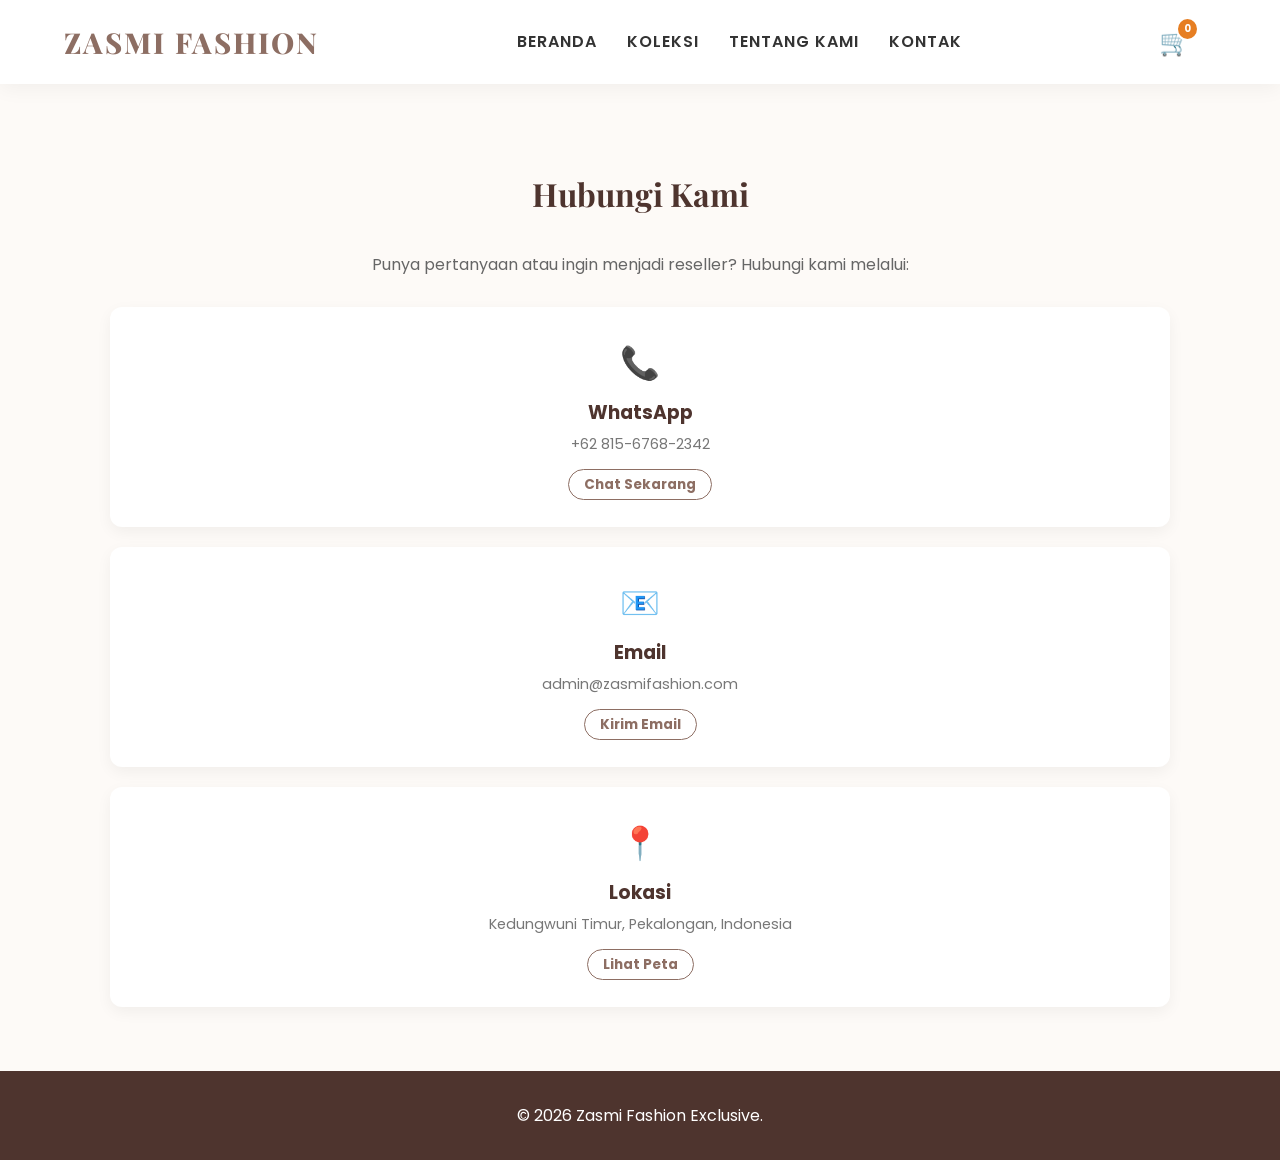
<file: kontak.html>
<!DOCTYPE html>
<html lang="id">
<head>
    <meta charset="UTF-8" />
    <meta name="viewport" content="width=device-width, initial-scale=1.0" />
    <title>ZASMI Fashion | Kontak</title>
    <link rel="stylesheet" href="style.css" />
    <link href="https://fonts.googleapis.com/css2?family=Playfair+Display:wght@700&family=Poppins:wght@300;400;600&display=swap" rel="stylesheet" />
</head>
<body>

    <nav class="navbar">
        <div class="logo">ZASMI FASHION</div>
        <ul class="nav-links">
            <li><a href="index.html">Beranda</a></li>
            <li><a href="produk.html">Koleksi</a></li>
            <li><a href="tentangkami.html">Tentang Kami</a></li>
            <li><a href="kontak.html">Kontak</a></li>
        </ul>
        <div class="nav-icons">
            <div class="cart-icon" id="open-cart"><span>🛒</span><span id="cart-count">0</span></div>
            <div class="hamburger" onclick="toggleMenu()">
                <div class="bar"></div><div class="bar"></div><div class="bar"></div>
            </div>
        </div>
    </nav>

    <section class="contact-section">
        <div class="container">
            <h2 class="section-title" style="margin-top: 20px;">Hubungi Kami</h2>
            <p class="contact-desc">Punya pertanyaan atau ingin menjadi reseller? Hubungi kami melalui:</p>
            
            <div class="contact-grid">
                <div class="contact-card">
                    <div class="icon">📞</div>
                    <h3>WhatsApp</h3>
                    <p>+62 815-6768-2342</p>
                    <a href="https://wa.me/6281567682342" class="contact-link">Chat Sekarang</a>
                </div>
                <div class="contact-card">
                    <div class="icon">📧</div>
                    <h3>Email</h3>
                    <p>admin@zasmifashion.com</p>
                    <a href="mailto:admin@zasmifashion.com" class="contact-link">Kirim Email</a>
                </div>
                <div class="contact-card">
                    <div class="icon">📍</div>
                    <h3>Lokasi</h3>
                    <p>Kedungwuni Timur, Pekalongan, Indonesia</p>
                    <a href="https://maps.app.goo.gl/8SUnajbNiuBEvvda8" class="contact-link">Lihat Peta</a>
                </div>
            </div>
        </div>
    </section>

    <div id="cart-modal" class="modal">
        <div class="modal-content">
            <span class="close-btn">&times;</span>
            <h3>Keranjang Belanja</h3>
            <hr><div id="cart-items-list"></div>
            <div class="cart-summary"><strong>Total: <span id="total-price">Rp 0</span></strong></div>
            <button id="checkout-whatsapp" class="checkout-btn">Checkout via WhatsApp</button>
        </div>
    </div>

    <footer><p>&copy; 2026 Zasmi Fashion Exclusive.</p></footer>
    <script src="script.js"></script>
</body>
</html>
</file>
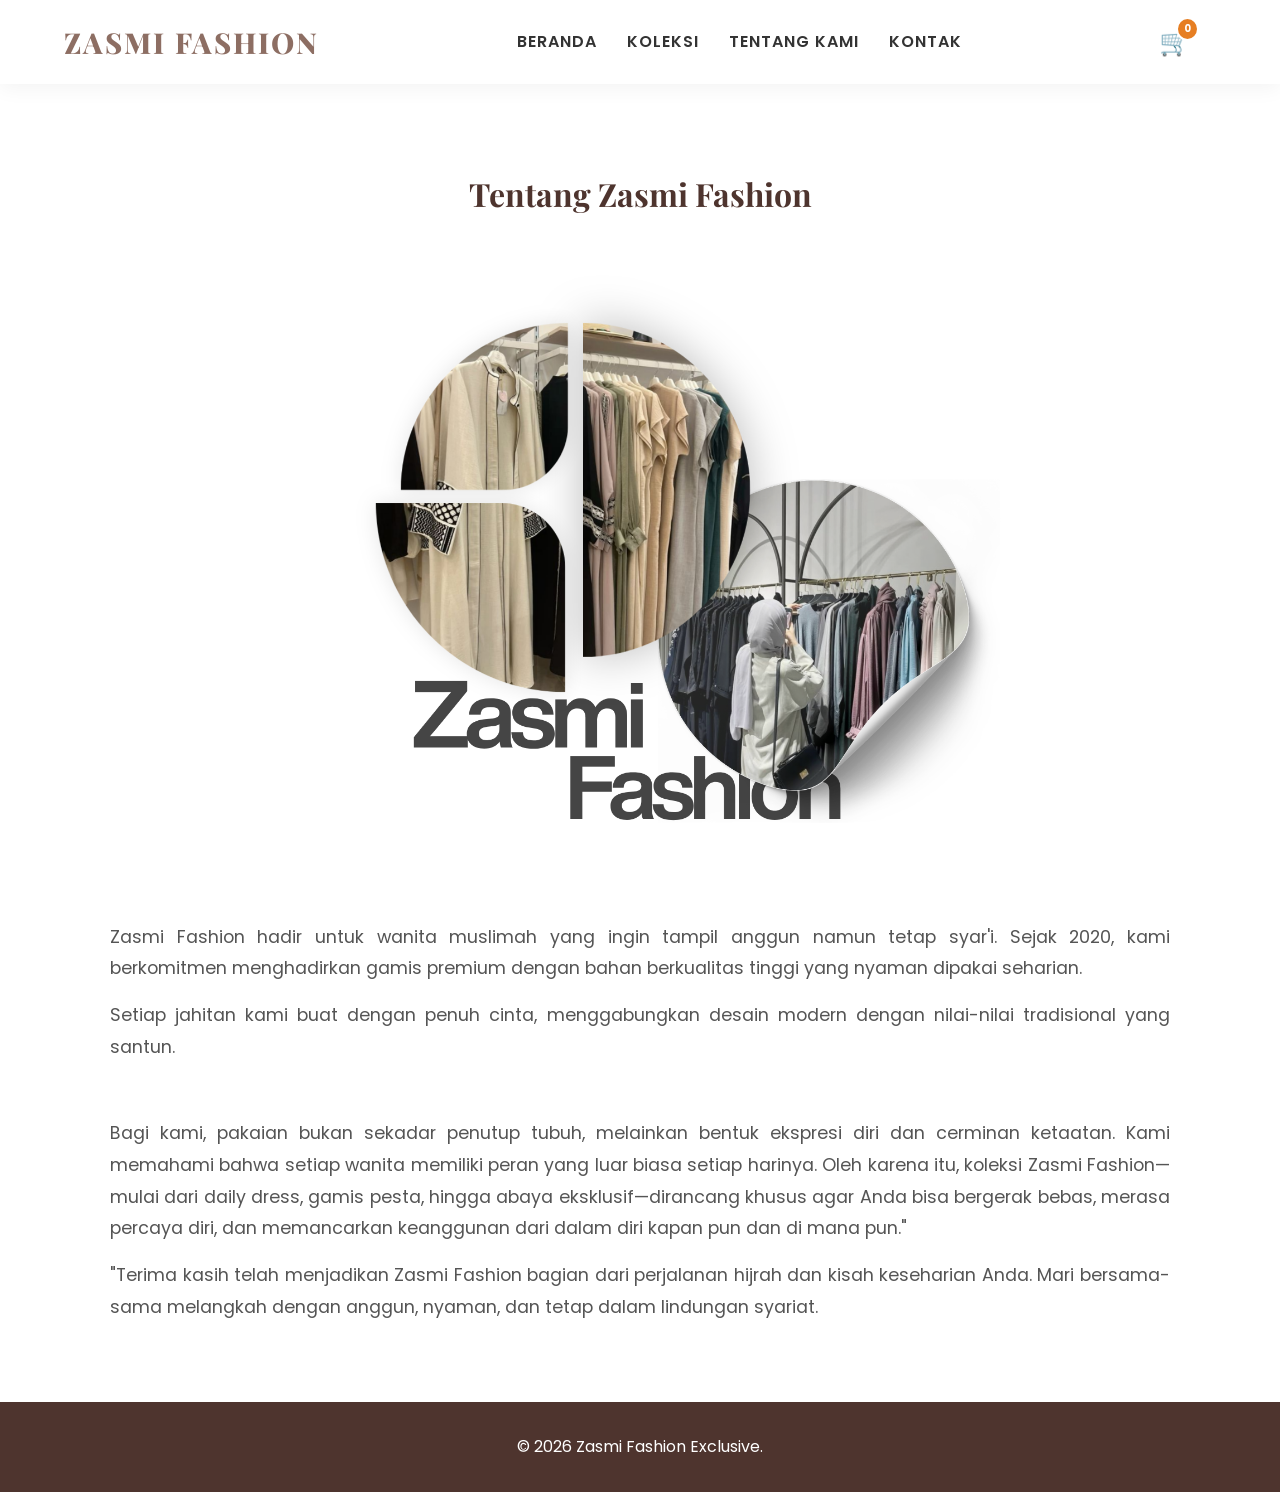
<file: tentangkami.html>
<!DOCTYPE html>
<html lang="id">
<head>
    <meta charset="UTF-8" />
    <meta name="viewport" content="width=device-width, initial-scale=1.0" />
    <title>ZASMI Fashion | Tentang Kami</title>
    <link rel="stylesheet" href="style.css" />
    <link href="https://fonts.googleapis.com/css2?family=Playfair+Display:wght@700&family=Poppins:wght@300;400;600&display=swap" rel="stylesheet" />
</head>
<body>

    <nav class="navbar">
        <div class="logo">ZASMI FASHION</div>
        <ul class="nav-links">
            <li><a href="index.html">Beranda</a></li>
            <li><a href="produk.html">Koleksi</a></li> 
            <li><a href="tentangkami.html">Tentang Kami</a></li>
            <li><a href="kontak.html">Kontak</a></li>
        </ul>
        <div class="nav-icons">
            <div class="cart-icon" id="open-cart"><span>🛒</span><span id="cart-count">0</span></div>
            <div class="hamburger" onclick="toggleMenu()">
                <div class="bar"></div><div class="bar"></div><div class="bar"></div>
            </div>
        </div>
    </nav>

    <section class="about-section">
        <div class="container">
            <h2 class="section-title" style="margin-top: 20px;">Tentang Zasmi Fashion</h2>
            <div class="about-content">
                <div class="about-image">
                    <img src="img/tm11.jpg" alt="Tentang Kami">
                </div>
                <div class="about-text">
                    <p>Zasmi Fashion hadir untuk wanita muslimah yang ingin tampil anggun namun tetap syar'i.
                     Sejak 2020, kami berkomitmen menghadirkan gamis premium dengan bahan berkualitas tinggi yang nyaman dipakai seharian.</p>
                    <p>Setiap jahitan kami buat dengan penuh cinta, menggabungkan desain modern dengan nilai-nilai tradisional yang santun.</p>
                </div>
                <div class="about-text">
                    <p>Bagi kami, pakaian bukan sekadar penutup tubuh, melainkan bentuk ekspresi diri dan cerminan ketaatan.
                     Kami memahami bahwa setiap wanita memiliki peran yang luar biasa setiap harinya.
                     Oleh karena itu, koleksi Zasmi Fashion—mulai dari daily dress, gamis pesta, 
                     hingga abaya eksklusif—dirancang khusus agar Anda bisa bergerak bebas, merasa percaya diri,
                     dan memancarkan keanggunan dari dalam diri kapan pun dan di mana pun."</p>
                    <p>"Terima kasih telah menjadikan Zasmi Fashion bagian dari perjalanan hijrah dan kisah keseharian Anda.
                     Mari bersama-sama melangkah dengan anggun, nyaman, dan tetap dalam lindungan syariat.</p>
                </div>
            </div>
        </div>
    </section>

    <div id="cart-modal" class="modal">
        <div class="modal-content">
            <span class="close-btn">&times;</span>
            <h3>Keranjang Belanja</h3>
            <hr><div id="cart-items-list"></div>
            <div class="cart-summary"><strong>Total: <span id="total-price">Rp 0</span></strong></div>
            <button id="checkout-whatsapp" class="checkout-btn">Checkout via WhatsApp</button>
        </div>
    </div>

    <footer><p>&copy; 2026 Zasmi Fashion Exclusive.</p></footer>
    <script src="script.js"></script>
</body>
</html>
</file>
<file: style.css>
/* =========================================
   1. RESET & GLOBAL STYLES
   ========================================= */
* {
    margin: 0;
    padding: 0;
    box-sizing: border-box;
}

body {
    font-family: "Poppins", sans-serif;
    background-color: #fdfaf7;
    color: #333;
    line-height: 1.6;
}

/* =========================================
   2. NAVBAR & NAVIGATION
   ========================================= */
.navbar {
    display: flex;
    justify-content: space-between;
    align-items: center;
    padding: 1.2rem 5%;
    background: #ffffff;
    position: sticky;
    top: 0;
    z-index: 1000;
    box-shadow: 0 4px 20px rgba(0, 0, 0, 0.05);
}

.logo {
    font-family: "Playfair Display", serif;
    font-size: 1.8rem;
    color: #8d6e63;
    letter-spacing: 2px;
    font-weight: 800;
    text-transform: uppercase;
}

.nav-links {
    display: flex;
    list-style: none;
    gap: 30px;
}

.nav-links li a {
    text-decoration: none;
    color: #333;
    font-size: 1rem;
    font-weight: 600;
    text-transform: uppercase;
    letter-spacing: 1px;
    position: relative;
    padding-bottom: 5px;
    transition: color 0.3s;
}

.nav-links li a:hover { color: #8d6e63; }

.nav-links li a::after {
    content: '';
    position: absolute;
    width: 0;
    height: 2px;
    bottom: 0;
    left: 0;
    background-color: #8d6e63;
    transition: width 0.3s ease-out;
}

.nav-links li a:hover::after { width: 100%; }

.nav-icons {
    display: flex;
    align-items: center;
    gap: 25px;
}

.cart-icon {
    position: relative;
    cursor: pointer;
    font-size: 1.6rem;
    transition: transform 0.3s;
}

#cart-count {
    position: absolute;
    top: -5px;
    right: -8px;
    background: #e67e22;
    color: white;
    border-radius: 50%;
    padding: 2px 6px;
    font-size: 10px;
    font-weight: bold;
    border: 2px solid white;
}

/* =========================================
   3. HERO SECTION
   ========================================= */
.hero {
    position: relative;
    width: 100%;
    height: 100vh;
    display: flex;
    align-items: center;
    justify-content: center;
    overflow: hidden;
}

.video-bg {
    position: absolute;
    top: 50%;
    left: 50%;
    min-width: 100%;
    min-height: 100%;
    width: auto;
    height: auto;
    z-index: -1;
    transform: translate(-50%, -50%);
    object-fit: cover;
}

.hero::after {
    content: '';
    position: absolute;
    top: 0;
    left: 0;
    width: 100%;
    height: 100%;
    background: rgba(0, 0, 0, 0.4);
    z-index: 0;
}

.hero-content {
    position: relative;
    z-index: 1;
    color: white;
    text-align: center;
    padding: 0 20px;
}

.hero h1 {
    font-family: "Playfair Display", serif;
    font-size: 2.5rem;
    margin-bottom: 10px;
}

.btn-primary {
    display: inline-block;
    padding: 0.8rem 2rem;
    background: #8d6e63;
    color: white;
    text-decoration: none;
    border-radius: 285px;
    margin-top: 1rem;
    transition: 0.3s;
}

/* =========================================
   4. PRODUCT GRID (VERSI BERSIH & RAPI)
   ========================================= */
.products { 
    padding: 3rem 5%; 
    max-width: 1200px; /* Menjaga agar tidak terlalu lebar di PC */
    margin: 0 auto;
}

.section-title {
    text-align: center;
    margin-bottom: 2rem;
    font-family: "Playfair Display", serif;
    font-size: 2rem;
    color: #4e342e;
}

.product-grid {
    display: grid;
    /* Otomatis membuat kolom sejajar, minimal lebar 220px */
    grid-template-columns: repeat(auto-fill, minmax(220px, 1fr)); 
    gap: 25px;
    align-items: stretch; /* Memaksa semua kartu sama tinggi */
}

.product-card {
    background: white;
    border-radius: 12px;
    overflow: hidden;
    box-shadow: 0 4px 10px rgba(0, 0, 0, 0.05);
    transition: 0.3s;
    text-align: center;
    display: flex;
    flex-direction: column;
    height: 100%;
}

.product-card:hover { 
    transform: translateY(-5px); 
}

/* --- KUNCI AGAR GAMBAR MERATA & TIDAK RAKSASA --- */
.product-image {
    width: 100%;
    height: 300px; /* Semua kotak gambar dikunci di tinggi 300px */
    overflow: hidden;
    position: relative;
    background-color: #f9f9f9;
}

.product-image img {
    width: 100%;
    height: 100%;
    object-fit: cover; /* Memotong gambar secara proporsional agar tidak gepeng */
    display: block;
}

.product-info { 
    padding: 1.2rem; 
    flex-grow: 1; /* Mendorong tombol otomatis ke paling bawah */
    display: flex;
    flex-direction: column;
    justify-content: space-between;
}

.product-info h3 {
    min-height: 3rem; /* Mengunci ruang judul agar seragam */
    display: flex;
    align-items: center;
    justify-content: center;
    font-size: 1.1rem;
    margin-bottom: 5px;
    color: #333;
}

.price {
    color: #8d6e63;
    font-weight: bold;
    margin-bottom: 15px;
    font-size: 1.1rem;
}

/* Tombol Lihat Detail */
.view-detail-btn {
    width: 100%;
    padding: 10px;
    border: none;
    background: #f3ece7;
    color: #8d6e63;
    font-weight: 600;
    border-radius: 8px;
    cursor: pointer;
    transition: 0.3s;
}

.view-detail-btn:hover {
    background: #8d6e63;
    color: white;
}


.image-slider {
    display: flex;
    height: 100%;
    width: 100%;
    transition: transform 0.6s ease-in-out;
}

.image-slider img {
    width: 100%;          /* tetap 100% */
    height: 100%;
    object-fit: cover;
    flex: 0 0 100%;       /* 🔥 INI KUNCI UTAMA */
}

/* =========================================
   5. MODAL DETAIL PRODUK (ALA SHOPEE)
   ========================================= */
.modal {
    display: none;
    position: fixed;
    z-index: 2000;
    left: 0;
    top: 0;
    width: 100%;
    height: 100%;
    background: rgba(0, 0, 0, 0.7);
    overflow-y: auto;
}

.modal-content {
    background: white;
    margin: 5% auto;
    padding: 25px;
    width: 90%;
    max-width: 850px;
    border-radius: 15px;
    position: relative;
}

/* Grid dalam modal detail */
.detail-grid {
    display: grid;
    grid-template-columns: 1fr 1.2fr;
    gap: 30px;
    margin-top: 15px;
}

/* Slider Section */
.slider-container {
    position: relative;
    width: 100%;
    background: #f9f9f9;
    border-radius: 10px;
    overflow: hidden;
}

#main-detail-img {
    width: 100%;
    aspect-ratio: 3/4;
    object-fit: cover;
    display: block;
}

.slider-nav {
    position: absolute;
    top: 50%;
    width: 100%;
    display: flex;
    justify-content: space-between;
    transform: translateY(-50%);
    padding: 0 10px;
}

.slider-nav button {
    background: rgba(255, 255, 255, 0.8);
    color: #333;
    border: none;
    width: 35px;
    height: 35px;
    border-radius: 50%;
    font-size: 1.2rem;
    cursor: pointer;
    box-shadow: 0 2px 5px rgba(0,0,0,0.2);
    transition: 0.3s;
}

.slider-nav button:hover { background: white; }

/* Variation Options Style */
.detail-info-section h2 {
    font-family: "Playfair Display", serif;
    color: #4e342e;
    margin-bottom: 10px;
}

.detail-price {
    font-size: 1.5rem;
    color: #8d6e63;
    font-weight: bold;
    margin-bottom: 15px;
}

.variation-group { margin-bottom: 20px; }
.variation-group p { font-weight: 600; margin-bottom: 8px; font-size: 0.9rem; }

.options {
    display: flex;
    gap: 10px;
    flex-wrap: wrap;
}

.option-btn {
    border: 1px solid #ddd;
    padding: 8px 16px;
    background: white;
    cursor: pointer;
    border-radius: 4px;
    font-size: 0.85rem;
    transition: 0.2s;
}

.option-btn:hover { border-color: #8d6e63; }

.option-btn.selected {
    border-color: #8d6e63;
    color: #8d6e63;
    background: #fdf5f2;
    font-weight: bold;
}

/* =========================================
   TAMBAHAN: TOMBOL KUANTITAS (+ / -)
   ========================================= */
.quantity-group {
    margin-bottom: 20px;
    display: flex;
    align-items: center;
    gap: 20px;
}

.quantity-group p {
    font-weight: 600;
    margin: 0;
    color: #555;
}

.quantity-selector {
    display: flex;
    align-items: center;
    border: 1px solid #ddd;
    border-radius: 4px;
    overflow: hidden;
}

.qty-btn {
    background: #f9f9f9;
    border: none;
    width: 35px;
    height: 35px;
    font-size: 1.2rem;
    cursor: pointer;
    color: #555;
    transition: 0.2s;
}

.qty-btn:hover {
    background: #e0e0e0;
}

#qty-input {
    width: 45px;
    height: 35px;
    border: none;
    border-left: 1px solid #ddd;
    border-right: 1px solid #ddd;
    text-align: center;
    font-size: 1rem;
    font-weight: bold;
    color: #e67e22; /* Warna angka oren kemerahan */
    background: white;
}

/* =========================================
   6. KERANJANG & CHECKOUT
   ========================================= */
.checkout-btn {
    width: 100%;
    background: #25d366;
    color: white;
    border: none;
    padding: 15px;
    border-radius: 10px;
    font-weight: bold;
    margin-top: 10px;
    cursor: pointer;
    font-size: 1rem;
    transition: 0.3s;
}

.checkout-btn:hover { background: #128c7e; }

.close-btn, .close-detail {
    position: absolute;
    right: 20px;
    top: 15px;
    font-size: 28px;
    cursor: pointer;
    color: #999;
}

/* =========================================
   TAMBAHAN: LAYOUT ITEM KERANJANG
   ========================================= */
.cart-item {
    display: flex;
    align-items: center;
    justify-content: space-between;
    padding: 15px 0;
    border-bottom: 1px solid #eee;
    gap: 15px;
}

.cart-item-info {
    flex: 2;
}

.cart-item-info h4 {
    margin: 0 0 5px 0;
    font-size: 1rem;
    color: #333;
}

.cart-item-info p {
    margin: 0;
    font-size: 0.9rem;
    color: #8d6e63;
}

/* Penyesuaian ukuran kotak kuantitas khusus di keranjang agar tidak terlalu besar */
.cart-qty .qty-btn {
    width: 28px;
    height: 28px;
    font-size: 1rem;
}

.qty-input-cart {
    width: 35px;
    height: 28px;
    border: none;
    border-left: 1px solid #ddd;
    border-right: 1px solid #ddd;
    text-align: center;
    font-weight: bold;
    color: #e67e22;
}

.cart-item-total p {
    font-weight: bold;
    margin: 0;
}

.remove-btn {
    background: none;
    border: none;
    cursor: pointer;
    font-size: 1.2rem;
    color: #ff4d4d;
    transition: 0.2s;
}

.remove-btn:hover {
    transform: scale(1.1);
}



/* =========================================
   7. FOOTER & MISC
   ========================================= */
footer {
    text-align: center;
    padding: 2rem;
    background: #4e342e;
    color: white;
}

html { scroll-behavior: smooth; }

/* =========================================
   8. RESPONSIVE (MOBILE VIEW)
   ========================================= */
@media screen and (max-width: 768px) {
    /* Sembunyikan menu asli dan ubah jadi tampilan vertikal */
    .nav-links {
        display: none; /* Default sembunyi */
        flex-direction: column;
        position: absolute;
        top: 100%;
        left: 0;
        width: 100%;
        background-color: white;
        padding: 20px;
        box-shadow: 0 10px 15px rgba(0,0,0,0.1);
        z-index: 1000;
    }

    /* Munculkan menu saat class 'active' ditambahkan oleh JS */
    .nav-links.active {
        display: flex;
    }

    /* Tampilkan tombol hamburger (garis tiga) */
    .hamburger {
        display: flex;
        flex-direction: column;
        gap: 5px;
        cursor: pointer;
    }

    .bar {
        width: 25px;
        height: 3px;
        background-color: #8d6e63;
        border-radius: 2px;
    }
}
/* =========================================
   TAMBAHAN: TENTANG KAMI & KONTAK
   ========================================= */

/* Agar scroll halus saat diklik menu */
html {
    scroll-behavior: smooth;
}

.container {
    max-width: 1100px;
    margin: 0 auto;
    padding: 0 20px;
}

/* --- Style Tentang Kami --- */
.about-section {
    padding: 4rem 0;
    background-color: #ffffff;
}

.about-content {
    display: flex;
    align-items: center;
    gap: 40px;
    margin-top: 20px;
}

.about-text {
    flex: 1;
    font-size: 1.1rem;
    color: #555;
    line-height: 1.8;
    text-align: justify;
}

.about-text p {
    margin-bottom: 15px;
}

.about-image {
    flex: 1;
}

.about-image img {
    width: 100%;
    border-radius: 15px;
    box-shadow: 10px 10px 0px #f3ece7; /* Aksen kotak di belakang gambar */
}

/* --- Style Kontak --- */
.contact-section {
    padding: 4rem 0;
    background-color: #fdfaf7; /* Warna agak krem */
    text-align: center;
}

.contact-desc {
    margin-bottom: 30px;
    color: #666;
}

.contact-grid {
    display: grid;
    grid-template-columns: repeat(3, 1fr); /* 3 Kolom */
    gap: 20px;
}

.contact-card {
    background: white;
    padding: 30px;
    border-radius: 12px;
    box-shadow: 0 5px 15px rgba(0,0,0,0.05);
    transition: 0.3s;
}

.contact-card:hover {
    transform: translateY(-5px);
    border-bottom: 3px solid #8d6e63;
}

.contact-card .icon {
    font-size: 2rem;
    margin-bottom: 10px;
}

.contact-card h3 {
    margin-bottom: 5px;
    color: #4e342e;
}

.contact-card p {
    color: #777;
    margin-bottom: 15px;
    font-size: 0.9rem;
}

.contact-link {
    text-decoration: none;
    color: #8d6e63;
    font-weight: bold;
    border: 1px solid #8d6e63;
    padding: 5px 15px;
    border-radius: 20px;
    transition: 0.3s;
    font-size: 0.85rem;
}

.contact-link:hover {
    background: #8d6e63;
    color: white;
}

/* Tambahkan ini di dalam @media (max-width: 768px) */
    
    .about-content {
        flex-direction: column; /* Gambar & Teks jadi atas-bawah */
    }

    .contact-grid {
        grid-template-columns: 1fr; /* Kontak jadi 1 kolom ke bawah */
    }

    .about-image img {
        box-shadow: none; /* Hilangkan shadow aneh di HP */
        margin-top: 20px;
    }
</file>
